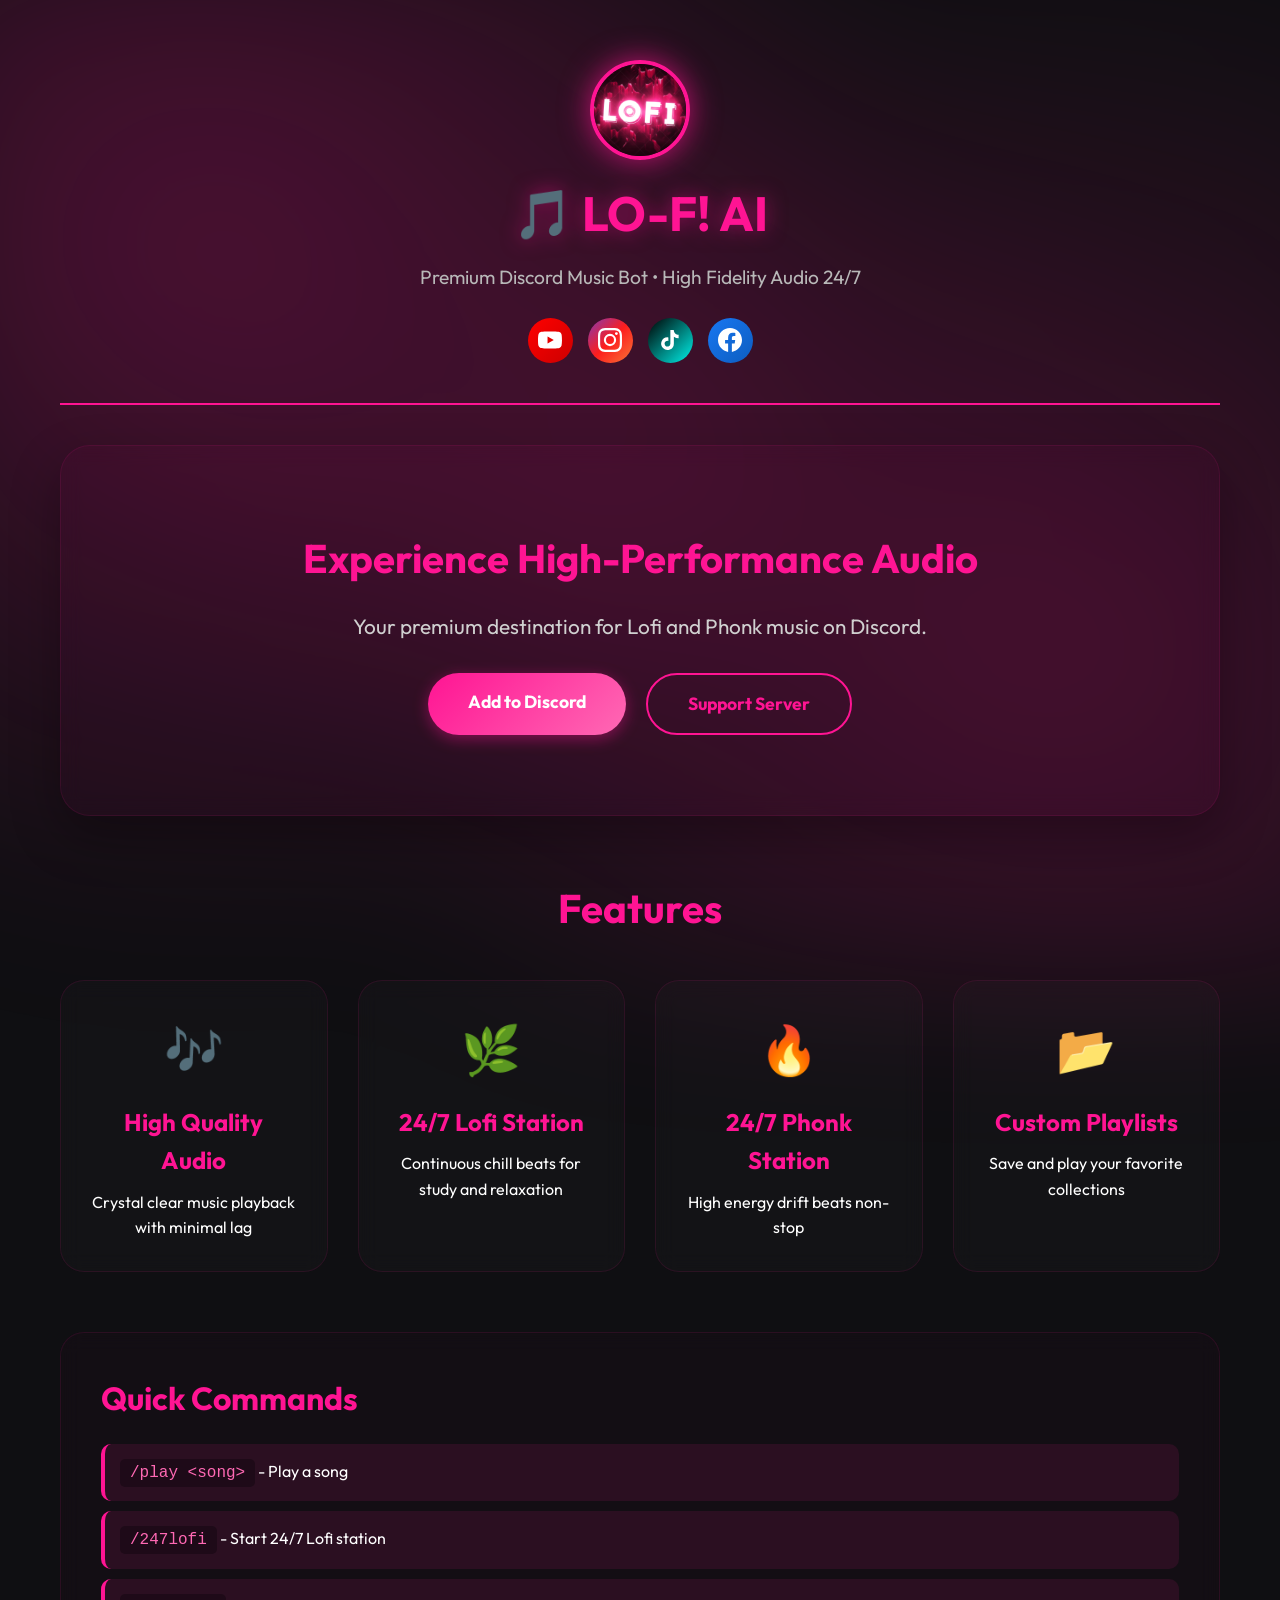
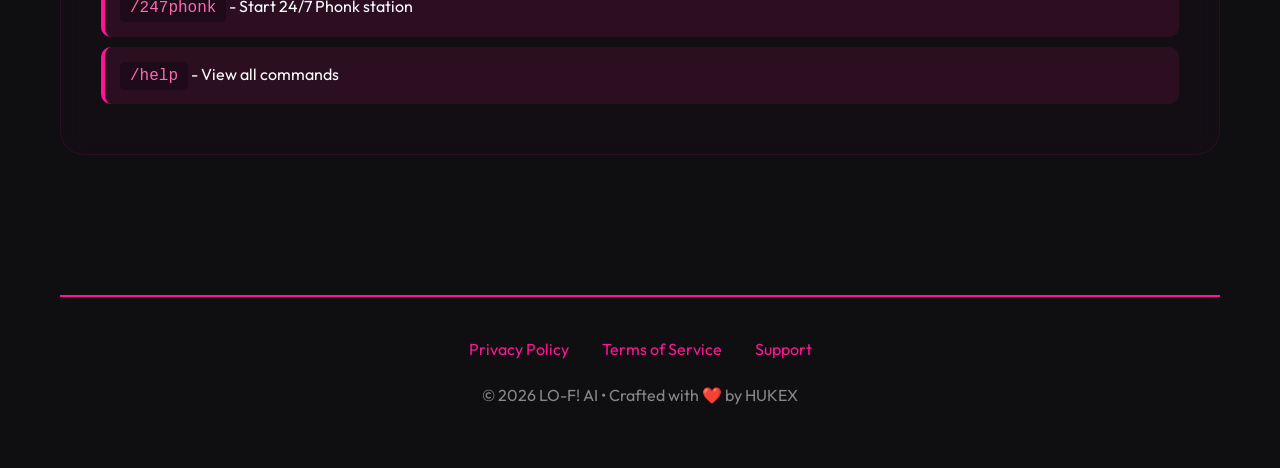
<file: index.html>
<!DOCTYPE html>
<html lang="en">

<head>
    <meta charset="UTF-8">
    <meta name="viewport" content="width=device-width, initial-scale=1.0">
    <title>LO-F! AI - Premium Discord Music Bot</title>
    <link rel="icon" type="image/png" href="logo.png">
    <link rel="preconnect" href="https://fonts.googleapis.com">
    <link rel="preconnect" href="https://fonts.gstatic.com" crossorigin>
    <link href="https://fonts.googleapis.com/css2?family=Outfit:wght@300;400;600;700&display=swap" rel="stylesheet">
    <link rel="stylesheet" href="style.css">
</head>

<body>
    <!-- Snowfall Animation -->
    <div class="snowflakes" aria-hidden="true">
        <div class="snowflake">🎵</div>
        <div class="snowflake">🎶</div>
        <div class="snowflake">🎧</div>
        <div class="snowflake">🎵</div>
        <div class="snowflake">🎶</div>
        <div class="snowflake">🎧</div>
        <div class="snowflake">🎵</div>
        <div class="snowflake">🎶</div>
        <div class="snowflake">🎧</div>
        <div class="snowflake">🎵</div>
    </div>

    <div class="container">
        <header>
            <div class="logo-container">
                <img src="logo.png" alt="LO-F! AI Logo" class="logo">
                <div class="header-text">
                    <h1>🎵 LO-F! AI</h1>
                    <p class="tagline">Premium Discord Music Bot • High Fidelity Audio 24/7</p>
                </div>
            </div>
            <div class="social-links">
                <a href="https://www.youtube.com/@hukexff" target="_blank" title="YouTube" class="social-btn youtube">
                    <svg width="24" height="24" viewBox="0 0 24 24" fill="currentColor">
                        <path
                            d="M23.498 6.186a3.016 3.016 0 0 0-2.122-2.136C19.505 3.545 12 3.545 12 3.545s-7.505 0-9.377.505A3.017 3.017 0 0 0 .502 6.186C0 8.07 0 12 0 12s0 3.93.502 5.814a3.016 3.016 0 0 0 2.122 2.136c1.871.505 9.376.505 9.376.505s7.505 0 9.377-.505a3.015 3.015 0 0 0 2.122-2.136C24 15.93 24 12 24 12s0-3.93-.502-5.814zM9.545 15.568V8.432L15.818 12l-6.273 3.568z" />
                    </svg>
                </a>
                <a href="https://www.instagram.com/hukexff" target="_blank" title="Instagram"
                    class="social-btn instagram">
                    <svg width="24" height="24" viewBox="0 0 24 24" fill="currentColor">
                        <path
                            d="M12 2.163c3.204 0 3.584.012 4.85.07 3.252.148 4.771 1.691 4.919 4.919.058 1.265.069 1.645.069 4.849 0 3.205-.012 3.584-.069 4.849-.149 3.225-1.664 4.771-4.919 4.919-1.266.058-1.644.07-4.85.07-3.204 0-3.584-.012-4.849-.07-3.26-.149-4.771-1.699-4.919-4.92-.058-1.265-.07-1.644-.07-4.849 0-3.204.013-3.583.07-4.849.149-3.227 1.664-4.771 4.919-4.919 1.266-.057 1.645-.069 4.849-.069zM12 0C8.741 0 8.333.014 7.053.072 2.695.272.273 2.69.073 7.052.014 8.333 0 8.741 0 12c0 3.259.014 3.668.072 4.948.2 4.358 2.618 6.78 6.98 6.98C8.333 23.986 8.741 24 12 24c3.259 0 3.668-.014 4.948-.072 4.354-.2 6.782-2.618 6.979-6.98.059-1.28.073-1.689.073-4.948 0-3.259-.014-3.667-.072-4.947-.196-4.354-2.617-6.78-6.979-6.98C15.668.014 15.259 0 12 0zm0 5.838a6.162 6.162 0 1 0 0 12.324 6.162 6.162 0 0 0 0-12.324zM12 16a4 4 0 1 1 0-8 4 4 0 0 1 0 8zm6.406-11.845a1.44 1.44 0 1 0 0 2.881 1.44 1.44 0 0 0 0-2.881z" />
                    </svg>
                </a>
                <a href="https://www.tiktok.com/@hukexff" target="_blank" title="TikTok" class="social-btn tiktok">
                    <svg width="24" height="24" viewBox="0 0 24 24" fill="currentColor">
                        <path
                            d="M19.59 6.69a4.83 4.83 0 0 1-3.77-4.25V2h-3.45v13.67a2.89 2.89 0 0 1-5.2 1.74 2.89 2.89 0 0 1 2.31-4.64 2.93 2.93 0 0 1 .88.13V9.4a6.84 6.84 0 0 0-1-.05A6.33 6.33 0 0 0 5 20.1a6.34 6.34 0 0 0 10.86-4.43v-7a8.16 8.16 0 0 0 4.77 1.52v-3.4a4.85 4.85 0 0 1-1-.1z" />
                    </svg>
                </a>
                <a href="https://www.facebook.com/hukexff" target="_blank" title="Facebook" class="social-btn facebook">
                    <svg width="24" height="24" viewBox="0 0 24 24" fill="currentColor">
                        <path
                            d="M24 12.073c0-6.627-5.373-12-12-12s-12 5.373-12 12c0 5.99 4.388 10.954 10.125 11.854v-8.385H7.078v-3.47h3.047V9.43c0-3.007 1.792-4.669 4.533-4.669 1.312 0 2.686.235 2.686.235v2.953H15.83c-1.491 0-1.956.925-1.956 1.874v2.25h3.328l-.532 3.47h-2.796v8.385C19.612 23.027 24 18.062 24 12.073z" />
                    </svg>
                </a>
            </div>
        </header>

        <main>
            <section class="hero">
                <h2>Experience High-Performance Audio</h2>
                <p>Your premium destination for Lofi and Phonk music on Discord.</p>
                <div class="cta-buttons">
                    <a href="https://discord.com/oauth2/authorize?client_id=1449357427429605497&scope=bot&permissions=12888394808&response_type=code&redirect_uri=https%3A%2F%2Fdiscord.gg%2F2WJfUDpQuA"
                        class="btn btn-primary">Add to Discord</a>
                    <a href="https://discord.gg/2WJfUDpQuA" class="btn btn-secondary">Support Server</a>
                </div>
            </section>

            <section class="features">
                <h2>Features</h2>
                <div class="feature-grid">
                    <div class="feature">
                        <span class="icon">🎶</span>
                        <h3>High Quality Audio</h3>
                        <p>Crystal clear music playback with minimal lag</p>
                    </div>
                    <div class="feature">
                        <span class="icon">🌿</span>
                        <h3>24/7 Lofi Station</h3>
                        <p>Continuous chill beats for study and relaxation</p>
                    </div>
                    <div class="feature">
                        <span class="icon">🔥</span>
                        <h3>24/7 Phonk Station</h3>
                        <p>High energy drift beats non-stop</p>
                    </div>
                    <div class="feature">
                        <span class="icon">📂</span>
                        <h3>Custom Playlists</h3>
                        <p>Save and play your favorite collections</p>
                    </div>
                </div>
            </section>

            <section class="commands">
                <h2>Quick Commands</h2>
                <ul>
                    <li><code>/play &lt;song&gt;</code> - Play a song</li>
                    <li><code>/247lofi</code> - Start 24/7 Lofi station</li>
                    <li><code>/247phonk</code> - Start 24/7 Phonk station</li>
                    <li><code>/help</code> - View all commands</li>
                </ul>
            </section>
        </main>

        <footer>
            <div class="footer-links">
                <a href="privacy.html">Privacy Policy</a>
                <a href="terms.html">Terms of Service</a>
                <a href="https://discord.gg/2WJfUDpQuA">Support</a>
            </div>
            <p>&copy; 2026 LO-F! AI • Crafted with ❤️ by HUKEX</p>
        </footer>
    </div>

    <!-- Circular Favicon Script -->
    <script>
        window.addEventListener('load', () => {
            const img = new Image();
            img.src = 'logo.png';
            img.onload = () => {
                const canvas = document.createElement('canvas');
                const size = 64; // Standard favicon size
                canvas.width = size;
                canvas.height = size;
                const ctx = canvas.height === size ? canvas.getContext('2d') : null;
                if (!ctx) return;

                // Draw circular crop
                ctx.beginPath();
                ctx.arc(size / 2, size / 2, size / 2, 0, Math.PI * 2);
                ctx.closePath();
                ctx.clip();

                ctx.drawImage(img, 0, 0, size, size);

                // Set as favicon
                const link = document.querySelector("link[rel~='icon']");
                if (link) {
                    link.href = canvas.toDataURL('image/png');
                }
            };
        });
    </script>
</body>


</html>
</file>
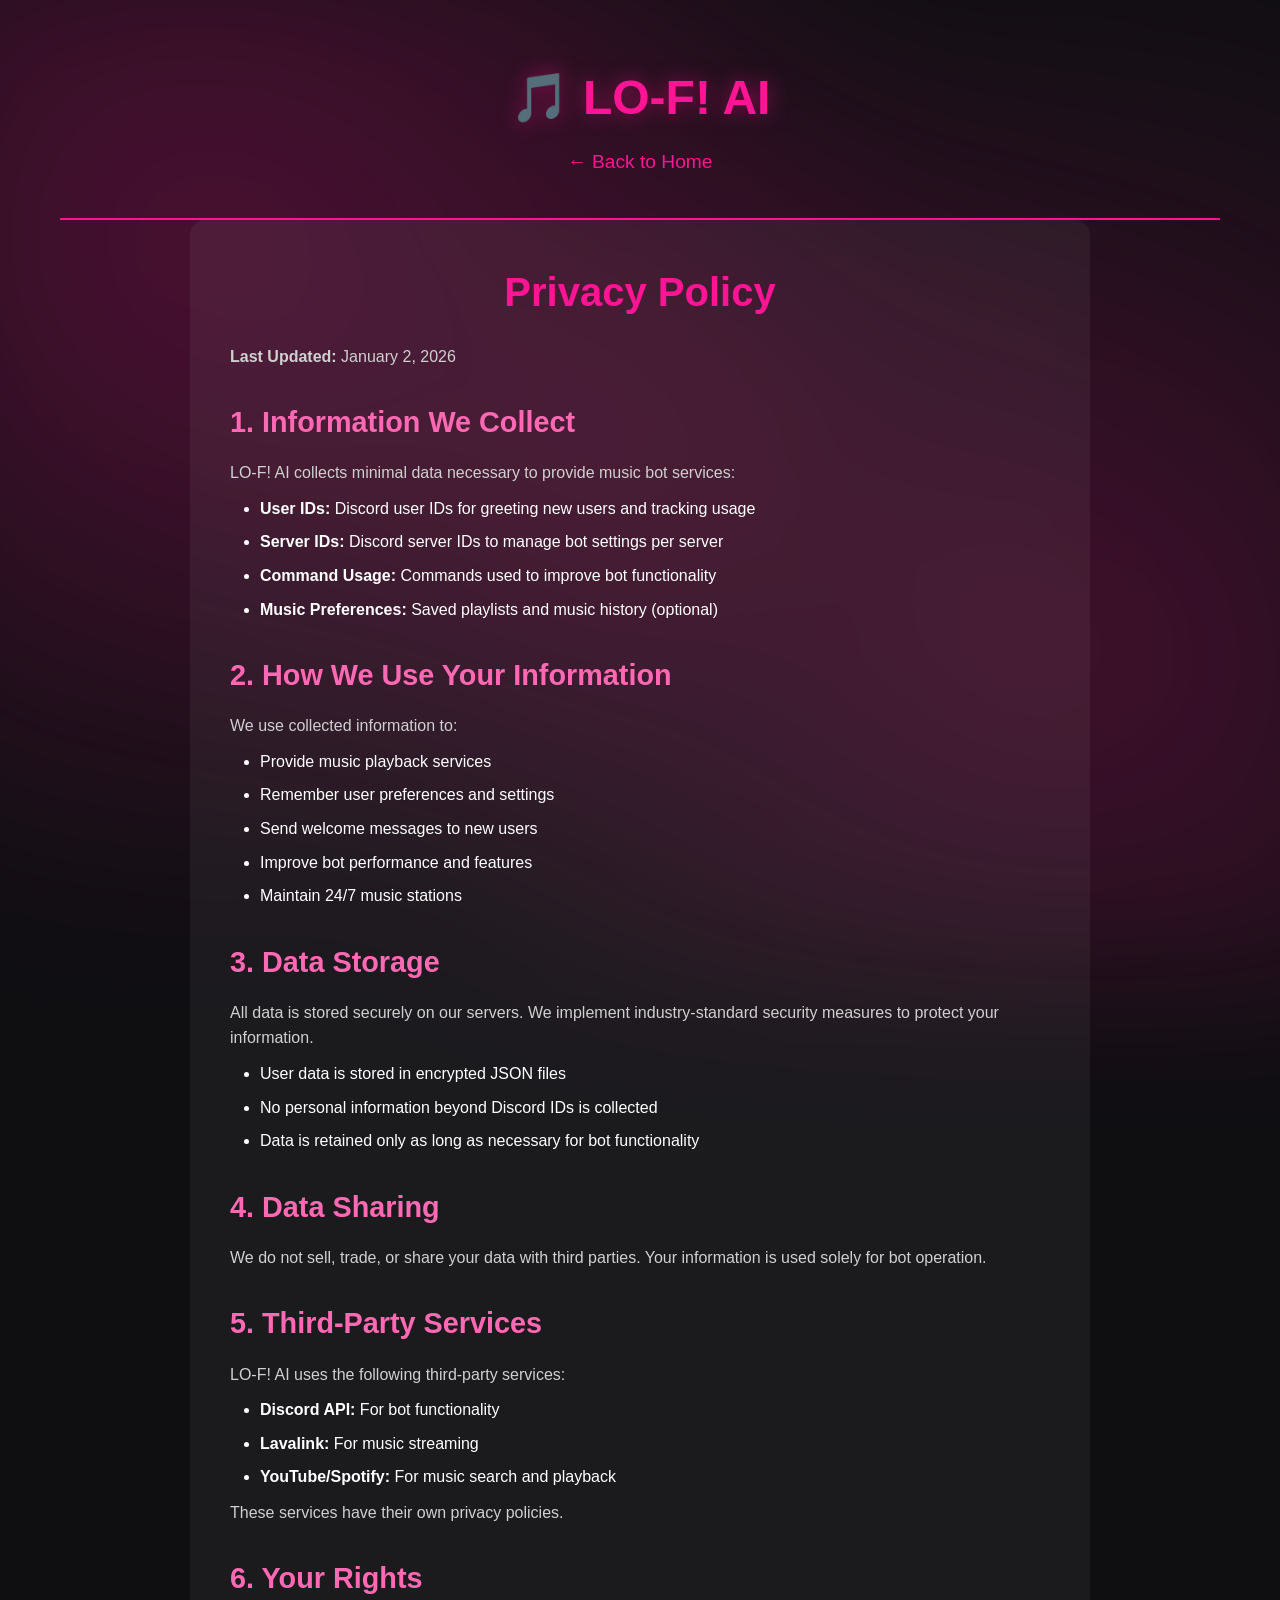
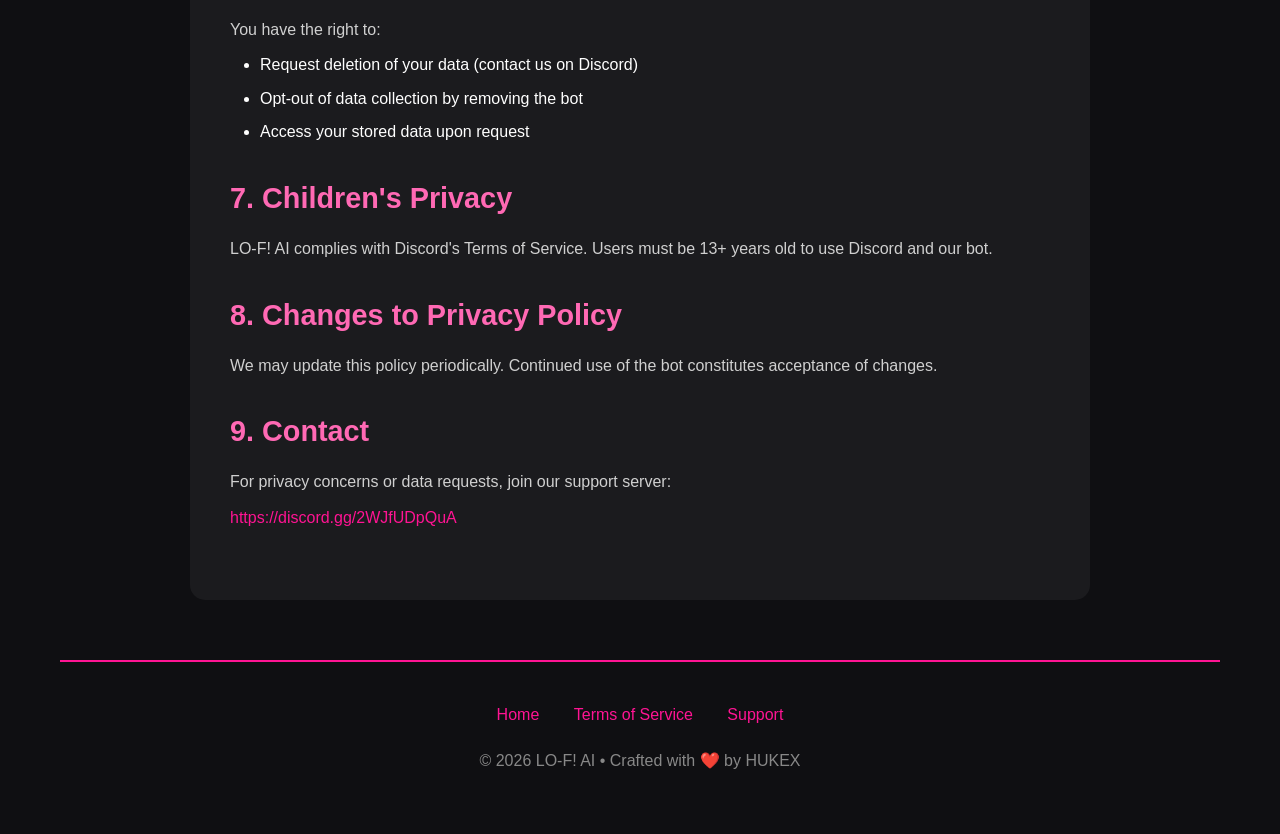
<file: privacy.html>
<!DOCTYPE html>
<html lang="en">

<head>
    <meta charset="UTF-8">
    <meta name="viewport" content="width=device-width, initial-scale=1.0">
    <title>Privacy Policy - LO-F! AI</title>
    <link rel="stylesheet" href="style.css">
</head>

<body>
    <div class="container">
        <header>
            <h1>🎵 LO-F! AI</h1>
            <p class="tagline"><a href="index.html">← Back to Home</a></p>
        </header>

        <main class="legal-content">
            <h1>Privacy Policy</h1>
            <p><strong>Last Updated:</strong> January 2, 2026</p>

            <section>
                <h2>1. Information We Collect</h2>
                <p>LO-F! AI collects minimal data necessary to provide music bot services:</p>
                <ul>
                    <li><strong>User IDs:</strong> Discord user IDs for greeting new users and tracking usage</li>
                    <li><strong>Server IDs:</strong> Discord server IDs to manage bot settings per server</li>
                    <li><strong>Command Usage:</strong> Commands used to improve bot functionality</li>
                    <li><strong>Music Preferences:</strong> Saved playlists and music history (optional)</li>
                </ul>
            </section>

            <section>
                <h2>2. How We Use Your Information</h2>
                <p>We use collected information to:</p>
                <ul>
                    <li>Provide music playback services</li>
                    <li>Remember user preferences and settings</li>
                    <li>Send welcome messages to new users</li>
                    <li>Improve bot performance and features</li>
                    <li>Maintain 24/7 music stations</li>
                </ul>
            </section>

            <section>
                <h2>3. Data Storage</h2>
                <p>All data is stored securely on our servers. We implement industry-standard security measures to
                    protect your information.</p>
                <ul>
                    <li>User data is stored in encrypted JSON files</li>
                    <li>No personal information beyond Discord IDs is collected</li>
                    <li>Data is retained only as long as necessary for bot functionality</li>
                </ul>
            </section>

            <section>
                <h2>4. Data Sharing</h2>
                <p>We do not sell, trade, or share your data with third parties. Your information is used solely for bot
                    operation.</p>
            </section>

            <section>
                <h2>5. Third-Party Services</h2>
                <p>LO-F! AI uses the following third-party services:</p>
                <ul>
                    <li><strong>Discord API:</strong> For bot functionality</li>
                    <li><strong>Lavalink:</strong> For music streaming</li>
                    <li><strong>YouTube/Spotify:</strong> For music search and playback</li>
                </ul>
                <p>These services have their own privacy policies.</p>
            </section>

            <section>
                <h2>6. Your Rights</h2>
                <p>You have the right to:</p>
                <ul>
                    <li>Request deletion of your data (contact us on Discord)</li>
                    <li>Opt-out of data collection by removing the bot</li>
                    <li>Access your stored data upon request</li>
                </ul>
            </section>

            <section>
                <h2>7. Children's Privacy</h2>
                <p>LO-F! AI complies with Discord's Terms of Service. Users must be 13+ years old to use Discord and our
                    bot.</p>
            </section>

            <section>
                <h2>8. Changes to Privacy Policy</h2>
                <p>We may update this policy periodically. Continued use of the bot constitutes acceptance of changes.
                </p>
            </section>

            <section>
                <h2>9. Contact</h2>
                <p>For privacy concerns or data requests, join our support server:</p>
                <p><a href="https://discord.gg/2WJfUDpQuA">https://discord.gg/2WJfUDpQuA</a></p>
            </section>
        </main>

        <footer>
            <div class="footer-links">
                <a href="index.html">Home</a>
                <a href="terms.html">Terms of Service</a>
                <a href="https://discord.gg/2WJfUDpQuA">Support</a>
            </div>
            <p>&copy; 2026 LO-F! AI • Crafted with ❤️ by HUKEX</p>
        </footer>
    </div>
</body>

</html>
</file>
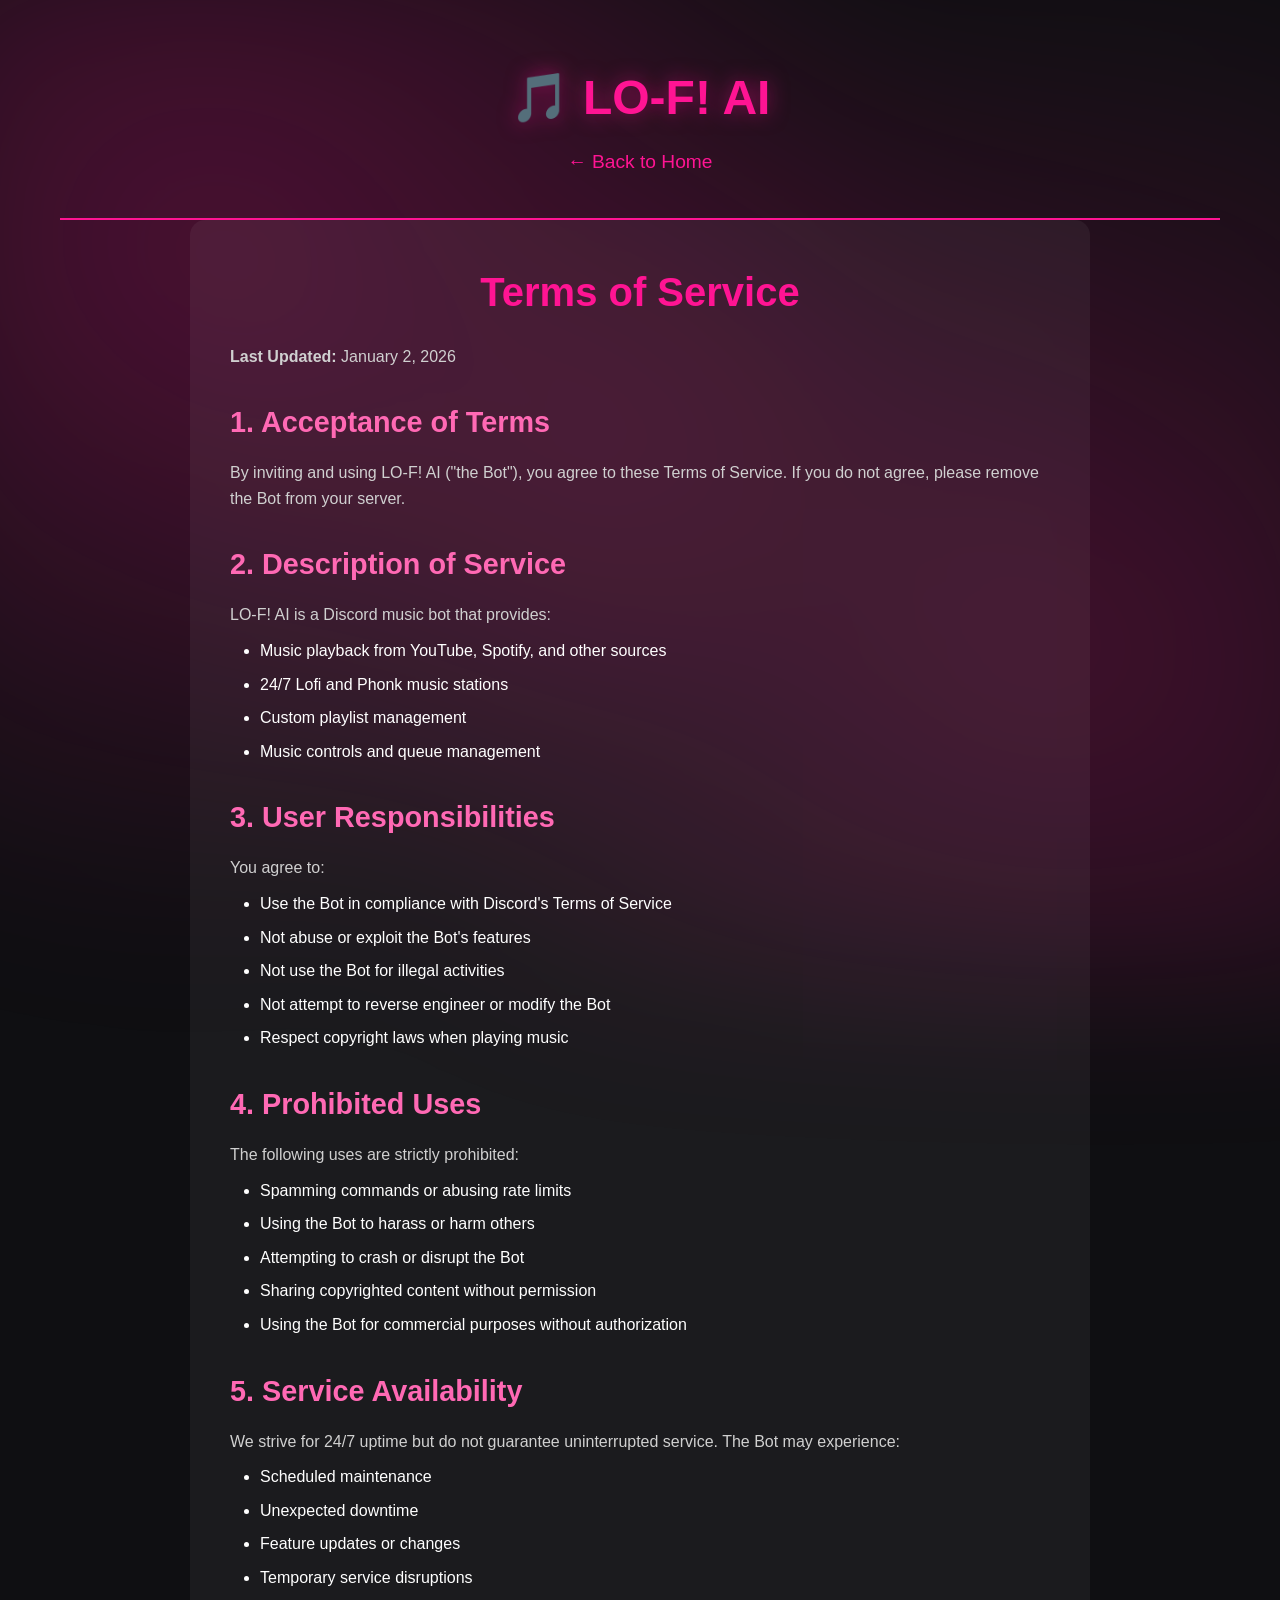
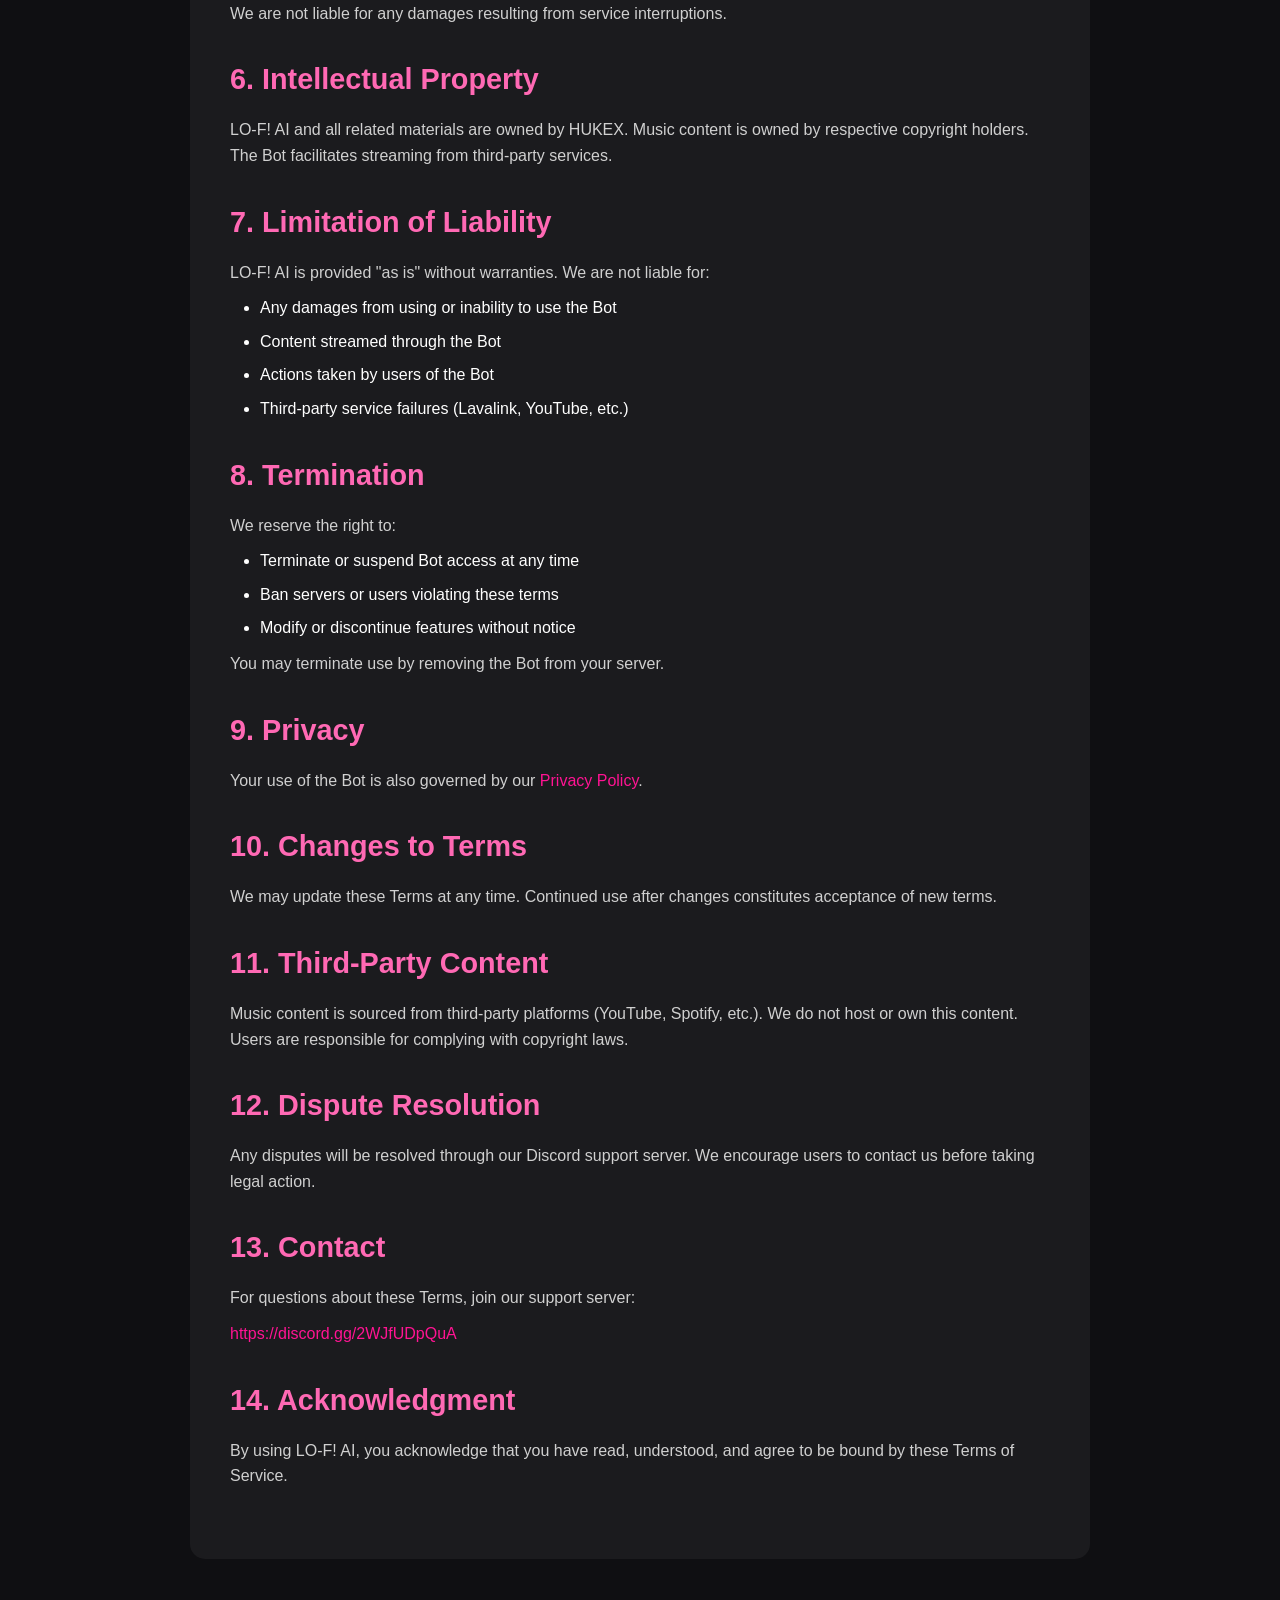
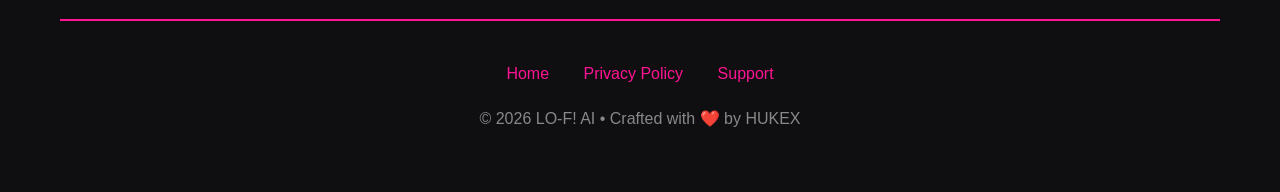
<file: terms.html>
<!DOCTYPE html>
<html lang="en">

<head>
    <meta charset="UTF-8">
    <meta name="viewport" content="width=device-width, initial-scale=1.0">
    <title>Terms of Service - LO-F! AI</title>
    <link rel="stylesheet" href="style.css">
</head>

<body>
    <div class="container">
        <header>
            <h1>🎵 LO-F! AI</h1>
            <p class="tagline"><a href="index.html">← Back to Home</a></p>
        </header>

        <main class="legal-content">
            <h1>Terms of Service</h1>
            <p><strong>Last Updated:</strong> January 2, 2026</p>

            <section>
                <h2>1. Acceptance of Terms</h2>
                <p>By inviting and using LO-F! AI ("the Bot"), you agree to these Terms of Service. If you do not agree,
                    please remove the Bot from your server.</p>
            </section>

            <section>
                <h2>2. Description of Service</h2>
                <p>LO-F! AI is a Discord music bot that provides:</p>
                <ul>
                    <li>Music playback from YouTube, Spotify, and other sources</li>
                    <li>24/7 Lofi and Phonk music stations</li>
                    <li>Custom playlist management</li>
                    <li>Music controls and queue management</li>
                </ul>
            </section>

            <section>
                <h2>3. User Responsibilities</h2>
                <p>You agree to:</p>
                <ul>
                    <li>Use the Bot in compliance with Discord's Terms of Service</li>
                    <li>Not abuse or exploit the Bot's features</li>
                    <li>Not use the Bot for illegal activities</li>
                    <li>Not attempt to reverse engineer or modify the Bot</li>
                    <li>Respect copyright laws when playing music</li>
                </ul>
            </section>

            <section>
                <h2>4. Prohibited Uses</h2>
                <p>The following uses are strictly prohibited:</p>
                <ul>
                    <li>Spamming commands or abusing rate limits</li>
                    <li>Using the Bot to harass or harm others</li>
                    <li>Attempting to crash or disrupt the Bot</li>
                    <li>Sharing copyrighted content without permission</li>
                    <li>Using the Bot for commercial purposes without authorization</li>
                </ul>
            </section>

            <section>
                <h2>5. Service Availability</h2>
                <p>We strive for 24/7 uptime but do not guarantee uninterrupted service. The Bot may experience:</p>
                <ul>
                    <li>Scheduled maintenance</li>
                    <li>Unexpected downtime</li>
                    <li>Feature updates or changes</li>
                    <li>Temporary service disruptions</li>
                </ul>
                <p>We are not liable for any damages resulting from service interruptions.</p>
            </section>

            <section>
                <h2>6. Intellectual Property</h2>
                <p>LO-F! AI and all related materials are owned by HUKEX. Music content is owned by respective copyright
                    holders. The Bot facilitates streaming from third-party services.</p>
            </section>

            <section>
                <h2>7. Limitation of Liability</h2>
                <p>LO-F! AI is provided "as is" without warranties. We are not liable for:</p>
                <ul>
                    <li>Any damages from using or inability to use the Bot</li>
                    <li>Content streamed through the Bot</li>
                    <li>Actions taken by users of the Bot</li>
                    <li>Third-party service failures (Lavalink, YouTube, etc.)</li>
                </ul>
            </section>

            <section>
                <h2>8. Termination</h2>
                <p>We reserve the right to:</p>
                <ul>
                    <li>Terminate or suspend Bot access at any time</li>
                    <li>Ban servers or users violating these terms</li>
                    <li>Modify or discontinue features without notice</li>
                </ul>
                <p>You may terminate use by removing the Bot from your server.</p>
            </section>

            <section>
                <h2>9. Privacy</h2>
                <p>Your use of the Bot is also governed by our <a href="privacy.html">Privacy Policy</a>.</p>
            </section>

            <section>
                <h2>10. Changes to Terms</h2>
                <p>We may update these Terms at any time. Continued use after changes constitutes acceptance of new
                    terms.</p>
            </section>

            <section>
                <h2>11. Third-Party Content</h2>
                <p>Music content is sourced from third-party platforms (YouTube, Spotify, etc.). We do not host or own
                    this content. Users are responsible for complying with copyright laws.</p>
            </section>

            <section>
                <h2>12. Dispute Resolution</h2>
                <p>Any disputes will be resolved through our Discord support server. We encourage users to contact us
                    before taking legal action.</p>
            </section>

            <section>
                <h2>13. Contact</h2>
                <p>For questions about these Terms, join our support server:</p>
                <p><a href="https://discord.gg/2WJfUDpQuA">https://discord.gg/2WJfUDpQuA</a></p>
            </section>

            <section>
                <h2>14. Acknowledgment</h2>
                <p>By using LO-F! AI, you acknowledge that you have read, understood, and agree to be bound by these
                    Terms of Service.</p>
            </section>
        </main>

        <footer>
            <div class="footer-links">
                <a href="index.html">Home</a>
                <a href="privacy.html">Privacy Policy</a>
                <a href="https://discord.gg/2WJfUDpQuA">Support</a>
            </div>
            <p>&copy; 2026 LO-F! AI • Crafted with ❤️ by HUKEX</p>
        </footer>
    </div>
</body>

</html>
</file>
<file: style.css>
* {
    margin: 0;
    padding: 0;
    box-sizing: border-box;
}

body {
    font-family: 'Outfit', 'Segoe UI', sans-serif;
    background: #0f0f12;
    /* Slightly brighter obsidian */
    color: #ffffff;
    line-height: 1.6;
    min-height: 100vh;
    position: relative;
    overflow-x: hidden;
}

@keyframes aurora {
    0% {
        transform: translate(0, 0) scale(1);
        opacity: 0.6;
    }

    50% {
        transform: translate(20px, 20px) scale(1.1);
        opacity: 0.9;
    }

    100% {
        transform: translate(0, 0) scale(1);
        opacity: 0.6;
    }
}

/* Premium Liquid Aurora Background */
body::before {
    content: '';
    position: fixed;
    top: -10%;
    left: -10%;
    width: 120%;
    height: 120%;
    background-image:
        radial-gradient(circle at 20% 30%, rgba(255, 20, 147, 0.25) 0%, transparent 50%),
        radial-gradient(circle at 80% 70%, rgba(255, 20, 147, 0.2) 0%, transparent 50%),
        radial-gradient(circle at 50% 50%, rgba(255, 20, 147, 0.1) 0%, transparent 60%);
    filter: blur(80px);
    pointer-events: none;
    z-index: 0;
    animation: aurora 20s ease-in-out infinite;
}

/* Snowfall Animation */
.snowflakes {
    position: fixed;
    top: 0;
    left: 0;
    width: 100%;
    height: 100%;
    pointer-events: none;
    z-index: 1;
}

.snowflake {
    position: absolute;
    top: -10%;
    z-index: 1;
    user-select: none;
    cursor: default;
    animation-name: snowfall;
    animation-duration: 10s;
    animation-timing-function: linear;
    animation-iteration-count: infinite;
    opacity: 0.8;
    font-size: 1.5em;
}

.snowflake:nth-of-type(0) {
    left: 1%;
    animation-delay: 0s;
    animation-duration: 6s;
}

.snowflake:nth-of-type(1) {
    left: 10%;
    animation-delay: 1s;
    animation-duration: 8s;
}

.snowflake:nth-of-type(2) {
    left: 20%;
    animation-delay: 6s;
    animation-duration: 7s;
}

.snowflake:nth-of-type(3) {
    left: 30%;
    animation-delay: 4s;
    animation-duration: 9s;
}

.snowflake:nth-of-type(4) {
    left: 40%;
    animation-delay: 2s;
    animation-duration: 6s;
}

.snowflake:nth-of-type(5) {
    left: 50%;
    animation-delay: 8s;
    animation-duration: 8s;
}

.snowflake:nth-of-type(6) {
    left: 60%;
    animation-delay: 6s;
    animation-duration: 7s;
}

.snowflake:nth-of-type(7) {
    left: 70%;
    animation-delay: 2.5s;
    animation-duration: 9s;
}

.snowflake:nth-of-type(8) {
    left: 80%;
    animation-delay: 1s;
    animation-duration: 6s;
}

.snowflake:nth-of-type(9) {
    left: 90%;
    animation-delay: 3s;
    animation-duration: 8s;
}

@keyframes snowfall {
    0% {
        top: -10%;
        transform: translateX(0px) rotate(0deg);
    }

    100% {
        top: 100%;
        transform: translateX(100px) rotate(360deg);
    }
}

.container {
    max-width: 1200px;
    margin: 0 auto;
    padding: 20px;
    position: relative;
    z-index: 10;
}

header {
    text-align: center;
    padding: 40px 0;
    border-bottom: 2px solid #FF1493;
}

.logo-container {
    display: flex;
    flex-direction: column;
    align-items: center;
    justify-content: center;
    gap: 15px;
    margin-bottom: 25px;
}

.logo {
    width: 100px;
    height: 100px;
    border-radius: 50%;
    border: 4px solid #FF1493;
    box-shadow: 0 0 30px rgba(255, 20, 147, 0.7);
    animation: pulse 2s ease-in-out infinite;
}

@keyframes pulse {

    0%,
    100% {
        box-shadow: 0 0 30px rgba(255, 20, 147, 0.7);
    }

    50% {
        box-shadow: 0 0 50px rgba(255, 20, 147, 1);
    }
}

.header-text {
    text-align: center;
}

header h1 {
    font-size: 3em;
    color: #FF1493;
    margin-bottom: 10px;
    text-shadow: 0 0 20px rgba(255, 20, 147, 0.5);
}

.social-links {
    display: flex;
    gap: 15px;
    justify-content: center;
    margin-top: 20px;
}

.social-btn {
    width: 45px;
    height: 45px;
    border-radius: 50%;
    display: flex;
    align-items: center;
    justify-content: center;
    transition: all 0.3s ease;
    text-decoration: none;
}

.social-btn:hover {
    transform: translateY(-5px);
}

.social-btn.youtube {
    background: linear-gradient(135deg, #FF0000, #cc0000);
    color: white;
}

.social-btn.youtube:hover {
    box-shadow: 0 5px 20px rgba(255, 0, 0, 0.5);
}

.social-btn.instagram {
    background: linear-gradient(135deg, #833AB4, #FD1D1D, #F77737);
    color: white;
}

.social-btn.instagram:hover {
    box-shadow: 0 5px 20px rgba(253, 29, 29, 0.5);
}

.social-btn.tiktok {
    background: linear-gradient(135deg, #000000, #00f2ea);
    color: white;
}

.social-btn.tiktok:hover {
    box-shadow: 0 5px 20px rgba(0, 242, 234, 0.5);
}

.social-btn.facebook {
    background: linear-gradient(135deg, #1877F2, #0d5dbf);
    color: white;
}

.social-btn.facebook:hover {
    box-shadow: 0 5px 20px rgba(24, 119, 242, 0.5);
}

.tagline {
    font-size: 1.2em;
    color: #b8b8b8;
}

.tagline a {
    color: #FF1493;
    text-decoration: none;
}

.tagline a:hover {
    text-decoration: underline;
}

main {
    padding: 40px 0;
}

.hero {
    text-align: center;
    padding: 80px 40px;
    background: rgba(255, 20, 147, 0.03);
    border: 1px solid rgba(255, 20, 147, 0.1);
    backdrop-filter: blur(10px);
    border-radius: 30px;
    margin-bottom: 60px;
    box-shadow: 0 20px 50px rgba(0, 0, 0, 0.3);
}

.hero h2 {
    font-size: 2.5em;
    margin-bottom: 20px;
    color: #FF1493;
}

.hero p {
    font-size: 1.3em;
    margin-bottom: 30px;
    color: #d0d0d0;
}

.cta-buttons {
    display: flex;
    gap: 20px;
    justify-content: center;
    flex-wrap: wrap;
}

.btn {
    padding: 15px 40px;
    border-radius: 50px;
    text-decoration: none;
    font-size: 1.1em;
    font-weight: bold;
    transition: all 0.3s ease;
    display: inline-block;
}

.btn-primary {
    background: linear-gradient(135deg, #FF1493, #ff69b4);
    color: white;
    box-shadow: 0 4px 15px rgba(255, 20, 147, 0.4);
}

.btn-primary:hover {
    transform: translateY(-3px);
    box-shadow: 0 6px 20px rgba(255, 20, 147, 0.6);
}

.btn-secondary {
    background: transparent;
    color: #FF1493;
    border: 2px solid #FF1493;
}

.btn-secondary:hover {
    background: #FF1493;
    color: white;
    transform: translateY(-3px);
}

.features {
    margin: 60px 0;
}

.features h2 {
    text-align: center;
    font-size: 2.5em;
    margin-bottom: 40px;
    color: #FF1493;
}

.feature-grid {
    display: grid;
    grid-template-columns: repeat(auto-fit, minmax(250px, 1fr));
    gap: 30px;
}

.feature {
    background: rgba(255, 255, 255, 0.02);
    padding: 30px;
    border-radius: 24px;
    text-align: center;
    transition: all 0.4s cubic-bezier(0.175, 0.885, 0.32, 1.275);
    border: 1px solid rgba(255, 20, 147, 0.1);
    backdrop-filter: blur(10px);
}

.feature:hover {
    transform: translateY(-12px);
    border-color: rgba(255, 20, 147, 0.5);
    background: rgba(255, 20, 147, 0.05);
    box-shadow: 0 15px 40px rgba(255, 20, 147, 0.15);
}

.feature .icon {
    font-size: 3em;
    display: block;
    margin-bottom: 15px;
}

.feature h3 {
    color: #FF1493;
    margin-bottom: 10px;
    font-size: 1.5em;
}

.commands {
    background: rgba(255, 20, 147, 0.02);
    padding: 40px;
    border-radius: 24px;
    margin: 40px 0;
    border: 1px solid rgba(255, 20, 147, 0.1);
    backdrop-filter: blur(10px);
}

.commands h2 {
    color: #FF1493;
    margin-bottom: 20px;
    font-size: 2em;
}

.commands ul {
    list-style: none;
}

.commands li {
    padding: 15px;
    margin: 10px 0;
    background: rgba(255, 20, 147, 0.1);
    border-radius: 10px;
    border-left: 4px solid #FF1493;
}

.commands code {
    background: rgba(0, 0, 0, 0.3);
    padding: 5px 10px;
    border-radius: 5px;
    color: #ff69b4;
    font-family: 'Courier New', monospace;
}

.legal-content {
    background: rgba(255, 255, 255, 0.05);
    padding: 40px;
    border-radius: 15px;
    max-width: 900px;
    margin: 0 auto;
}

.legal-content h1 {
    color: #FF1493;
    margin-bottom: 20px;
    font-size: 2.5em;
    text-align: center;
}

.legal-content h2 {
    color: #ff69b4;
    margin-top: 30px;
    margin-bottom: 15px;
    font-size: 1.8em;
}

.legal-content section {
    margin-bottom: 30px;
}

.legal-content ul {
    margin-left: 30px;
    margin-top: 10px;
}

.legal-content li {
    margin: 8px 0;
}

.legal-content a {
    color: #FF1493;
    text-decoration: none;
}

.legal-content a:hover {
    text-decoration: underline;
}

.legal-content p {
    margin: 10px 0;
    color: #d0d0d0;
}

footer {
    text-align: center;
    padding: 40px 0;
    border-top: 2px solid #FF1493;
    margin-top: 60px;
}

.footer-links {
    margin-bottom: 20px;
}

.footer-links a {
    color: #FF1493;
    text-decoration: none;
    margin: 0 15px;
    transition: color 0.3s ease;
}

.footer-links a:hover {
    color: #ff69b4;
}

footer p {
    color: #888;
}

@media (max-width: 768px) {
    header h1 {
        font-size: 2em;
    }

    .hero h2 {
        font-size: 1.8em;
    }

    .cta-buttons {
        flex-direction: column;
        align-items: center;
    }

    .btn {
        width: 100%;
        max-width: 300px;
    }

    .legal-content {
        padding: 20px;
    }

    .legal-content h1 {
        font-size: 1.8em;
    }

    .legal-content h2 {
        font-size: 1.4em;
    }
}
</file>
